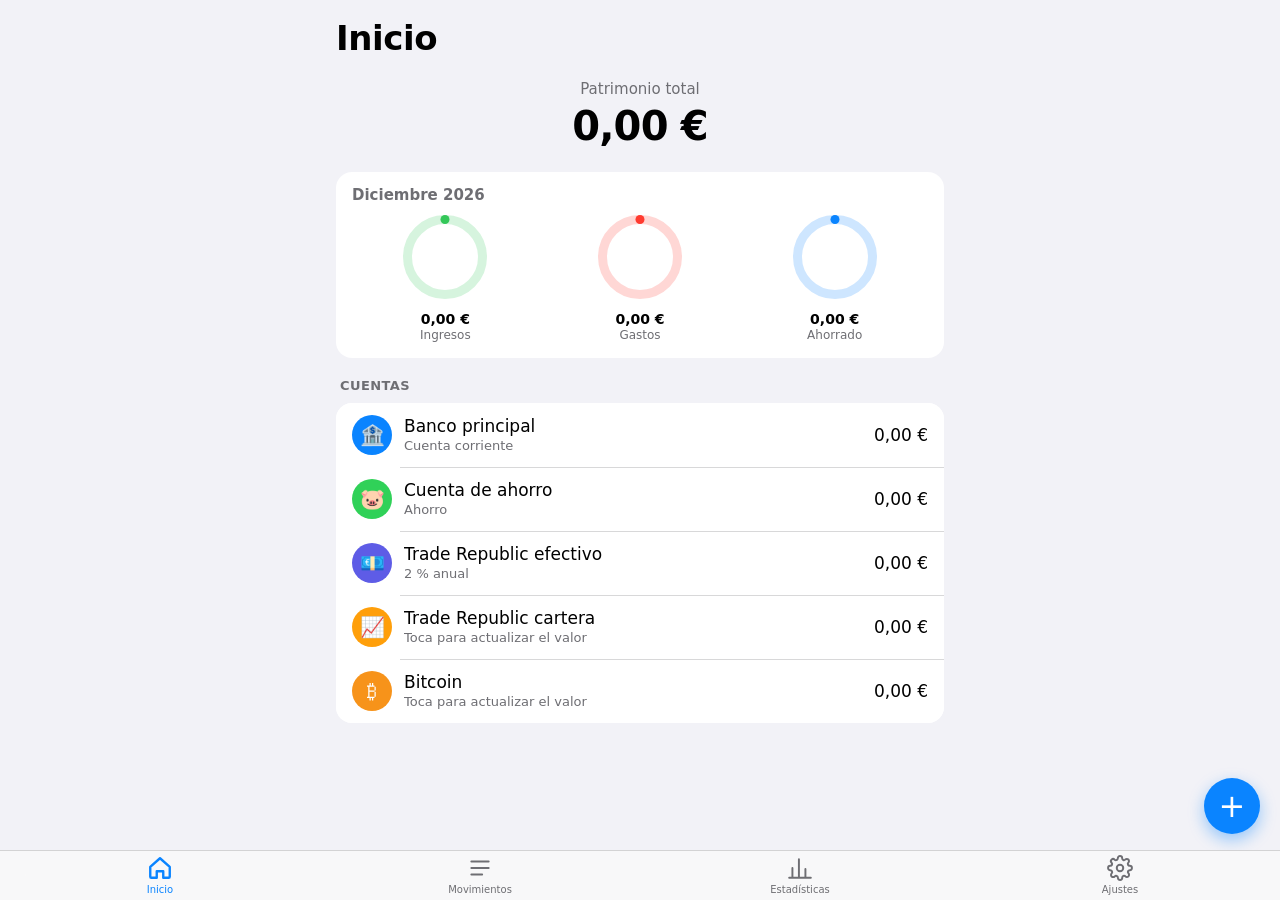
<file: index.html>
<!doctype html>
<html lang="es">
<head>
<meta charset="utf-8">
<meta name="viewport" content="width=device-width, initial-scale=1, viewport-fit=cover">
<title>Finanzas</title>
<meta name="theme-color" content="#f2f2f7" media="(prefers-color-scheme: light)">
<meta name="theme-color" content="#000000" media="(prefers-color-scheme: dark)">
<meta name="apple-mobile-web-app-capable" content="yes">
<meta name="apple-mobile-web-app-status-bar-style" content="default">
<meta name="apple-mobile-web-app-title" content="Finanzas">
<link rel="manifest" href="./manifest.webmanifest">
<link rel="apple-touch-icon" href="./icons/apple-touch-icon.png">
<link rel="stylesheet" href="./css/base.css">
<link rel="stylesheet" href="./css/components.css">
</head>
<body>
<main id="view"></main>
<nav class="tabbar" aria-label="Pestañas">
  <a href="#home" data-tab="home">
    <svg viewBox="0 0 24 24"><path d="M3 11l9-8 9 8v9a1 1 0 0 1-1 1h-5v-6H9v6H4a1 1 0 0 1-1-1z"/></svg>
    <span>Inicio</span>
  </a>
  <a href="#transactions" data-tab="transactions">
    <svg viewBox="0 0 24 24"><path d="M4 6h16M4 12h16M4 18h10"/></svg>
    <span>Movimientos</span>
  </a>
  <a href="#stats" data-tab="stats">
    <svg viewBox="0 0 24 24"><path d="M5 20V12M11 20V4M17 20v-7M2 21h20"/></svg>
    <span>Estadísticas</span>
  </a>
  <a href="#settings" data-tab="settings">
    <svg viewBox="0 0 24 24"><circle cx="12" cy="12" r="3"/><path d="M19.4 15a1.65 1.65 0 0 0 .33 1.82l.06.06a2 2 0 1 1-2.83 2.83l-.06-.06a1.65 1.65 0 0 0-1.82-.33 1.65 1.65 0 0 0-1 1.51V21a2 2 0 1 1-4 0v-.09A1.65 1.65 0 0 0 9 19.4a1.65 1.65 0 0 0-1.82.33l-.06.06a2 2 0 1 1-2.83-2.83l.06-.06A1.65 1.65 0 0 0 4.6 15a1.65 1.65 0 0 0-1.51-1H3a2 2 0 1 1 0-4h.09A1.65 1.65 0 0 0 4.6 9a1.65 1.65 0 0 0-.33-1.82l-.06-.06a2 2 0 1 1 2.83-2.83l.06.06A1.65 1.65 0 0 0 9 4.6a1.65 1.65 0 0 0 1-1.51V3a2 2 0 1 1 4 0v.09a1.65 1.65 0 0 0 1 1.51 1.65 1.65 0 0 0 1.82-.33l.06-.06a2 2 0 1 1 2.83 2.83l-.06.06A1.65 1.65 0 0 0 19.4 9a1.65 1.65 0 0 0 1.51 1H21a2 2 0 1 1 0 4h-.09a1.65 1.65 0 0 0-1.51 1z"/></svg>
    <span>Ajustes</span>
  </a>
</nav>
<script type="module" src="./js/app.js"></script>
</body>
</html>
</file>
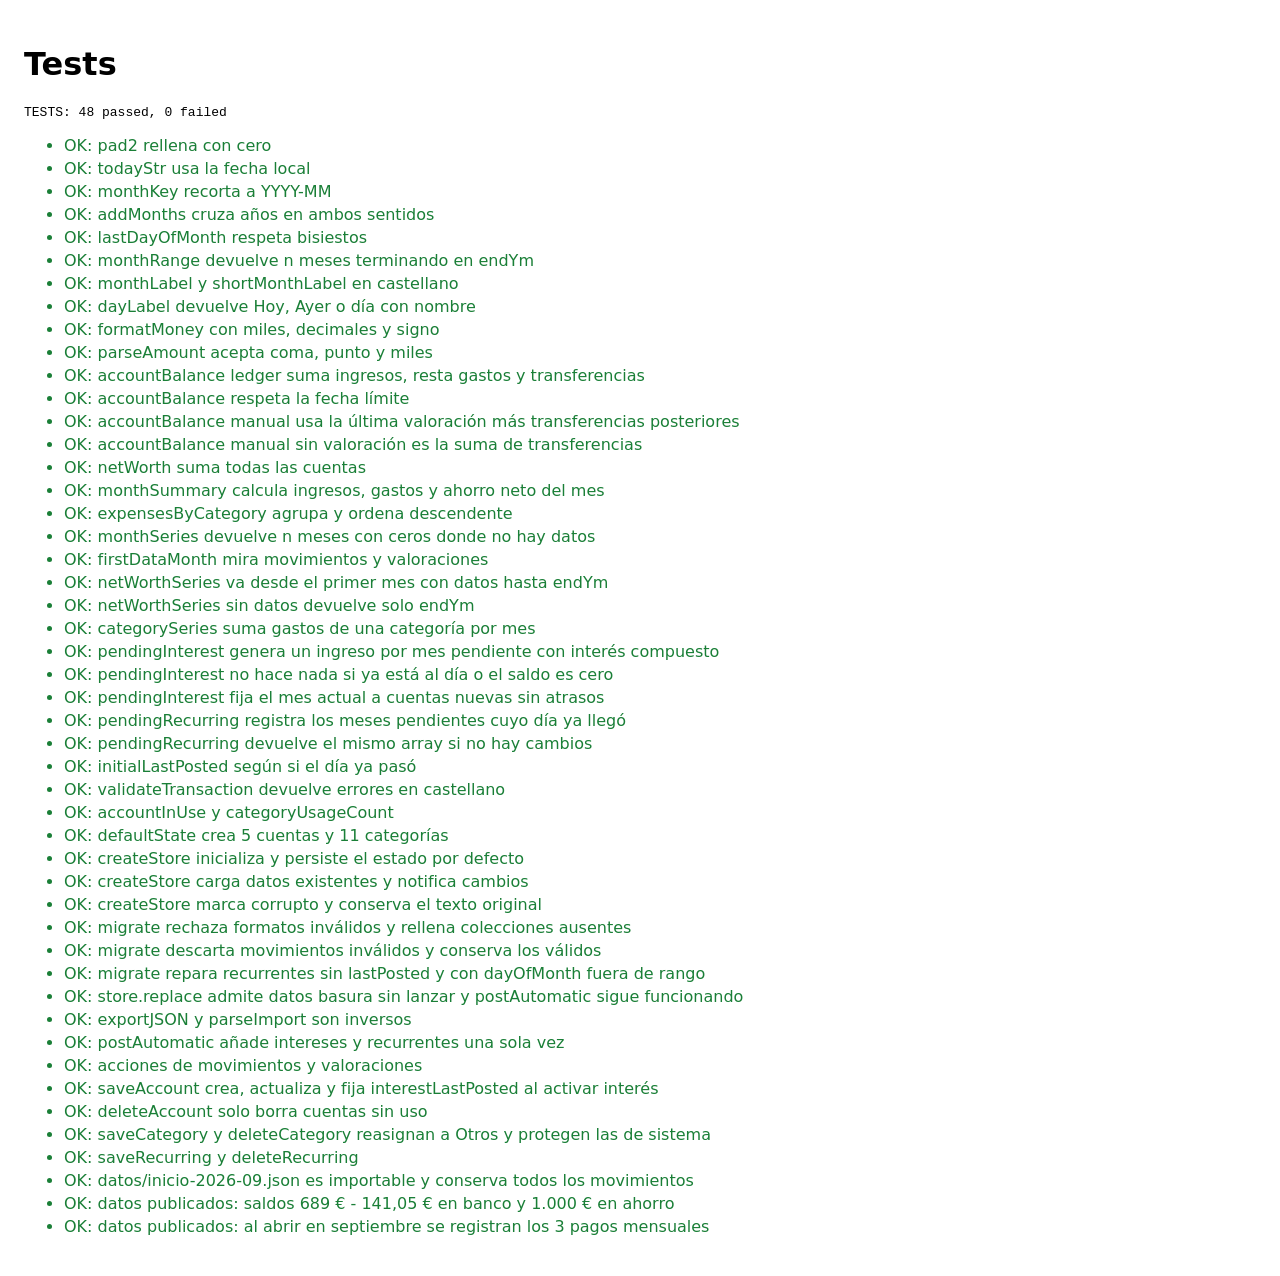
<file: tests/tests.html>
<!doctype html>
<html lang="es">
<head>
<meta charset="utf-8">
<title>Tests Finanzas</title>
<style>
  body { font-family: system-ui, sans-serif; padding: 16px; }
  .ok { color: #1a7f37; } .fail { color: #d1242f; }
  li { margin: 4px 0; }
</style>
</head>
<body>
<h1>Tests</h1>
<pre id="summary">pending</pre>
<ul id="list"></ul>
<script type="module">
import { runAll } from "./runner.js";
import "./format.test.js";
import "./model.test.js";
import "./store.test.js";
import "./datos.test.js";

const results = await runAll();
const list = document.getElementById("list");
for (const r of results) {
  const li = document.createElement("li");
  li.className = r.ok ? "ok" : "fail";
  li.textContent = (r.ok ? "OK: " : "FAIL: ") + r.name + (r.ok ? "" : " — " + r.error);
  list.appendChild(li);
}
const failed = results.filter(r => !r.ok).length;
document.getElementById("summary").textContent =
  `TESTS: ${results.length - failed} passed, ${failed} failed`;
</script>
</body>
</html>
</file>
<file: css/base.css>
:root {
  color-scheme: light dark;
  --bg: #f2f2f7;
  --card: #ffffff;
  --card-2: #f2f2f7;
  --text: #000000;
  --text-2: #6e6e73;
  --text-3: #aeaeb2;
  --sep: rgba(60, 60, 67, 0.2);
  --accent: #0a84ff;
  --red: #ff3b30;
  --green: #34c759;
  --orange: #ff9500;
  --tab-bg: rgba(249, 249, 249, 0.92);
  --overlay: rgba(0, 0, 0, 0.35);
  --radius: 16px;
  --radius-sm: 10px;
  --tab-h: 50px;
  --font: -apple-system, BlinkMacSystemFont, "SF Pro Text", "Segoe UI", system-ui, sans-serif;
}
@media (prefers-color-scheme: dark) {
  :root {
    --bg: #000000;
    --card: #1c1c1e;
    --card-2: #2c2c2e;
    --text: #ffffff;
    --text-2: #98989f;
    --text-3: #636366;
    --sep: rgba(84, 84, 88, 0.55);
    --tab-bg: rgba(22, 22, 23, 0.92);
    --overlay: rgba(0, 0, 0, 0.6);
  }
}

* { box-sizing: border-box; }
html, body { margin: 0; padding: 0; }
body {
  background: var(--bg);
  color: var(--text);
  font-family: var(--font);
  font-size: 17px;
  line-height: 1.3;
  -webkit-font-smoothing: antialiased;
  -webkit-tap-highlight-color: transparent;
  overscroll-behavior-y: none;
}
body.no-scroll { overflow: hidden; }
button, input, select { font: inherit; color: inherit; }
button { background: none; border: 0; padding: 0; cursor: pointer; }
a { color: inherit; text-decoration: none; }
h1, h2, h3 { margin: 0; }

#view {
  padding: calc(env(safe-area-inset-top) + 8px) 16px calc(var(--tab-h) + env(safe-area-inset-bottom) + 24px);
  max-width: 640px;
  margin: 0 auto;
  min-height: 100vh;
}

.page-header { padding: 8px 0 12px; }
.page-header h1 { font-size: 34px; font-weight: 700; letter-spacing: -0.4px; }
.section-title {
  font-size: 13px; font-weight: 600; text-transform: uppercase; letter-spacing: 0.4px;
  color: var(--text-2); margin: 20px 4px 8px;
}
.muted { color: var(--text-2); }
.small { font-size: 13px; }
.pos { color: var(--green); }
.neg { color: var(--red); }
.bold { font-weight: 600; }
.num { font-variant-numeric: tabular-nums; }
</file>
<file: css/components.css>
/* Cards and lists */
.card { background: var(--card); border-radius: var(--radius); padding: 14px 16px; margin-bottom: 12px; }
.card-title { font-size: 15px; font-weight: 600; color: var(--text-2); margin-bottom: 10px; }
.list { padding: 0; overflow: hidden; }
.row { display: flex; align-items: center; gap: 12px; padding: 12px 16px; min-height: 60px; background: var(--card); position: relative; }
.row + .row::before, .swipe + .swipe .row::before {
  content: ""; position: absolute; left: 64px; right: 0; top: 0; height: 1px; background: var(--sep);
}
.row-main { flex: 1; min-width: 0; }
.row-title { font-size: 17px; white-space: nowrap; overflow: hidden; text-overflow: ellipsis; }
.row-sub { font-size: 13px; color: var(--text-2); white-space: nowrap; overflow: hidden; text-overflow: ellipsis; }
.row-amount { font-variant-numeric: tabular-nums; font-weight: 500; white-space: nowrap; }
.row.tappable:active { background: var(--card-2); }
.chevron { color: var(--text-3); font-size: 20px; }
.badge { display: inline-block; font-size: 11px; font-weight: 600; padding: 1px 6px; border-radius: 6px; background: var(--card-2); color: var(--text-2); margin-left: 6px; vertical-align: middle; }
.bubble { display: inline-flex; align-items: center; justify-content: center; border-radius: 50%; color: #fff; flex: none; line-height: 1; }
.group-header { font-size: 13px; font-weight: 600; color: var(--text-2); margin: 16px 4px 6px; }
.empty { text-align: center; color: var(--text-2); padding: 40px 16px; }

/* Hero */
.hero { text-align: center; padding: 8px 0 20px; }
.hero-label { font-size: 15px; color: var(--text-2); }
.hero-value { font-size: 40px; font-weight: 700; letter-spacing: -0.8px; font-variant-numeric: tabular-nums; }

/* Rings */
.rings-row { display: flex; justify-content: space-around; gap: 8px; }
.ring-stat { text-align: center; flex: 1; }
.ring-value { font-size: 14px; font-weight: 600; margin-top: 6px; font-variant-numeric: tabular-nums; }
.ring-label { font-size: 12px; color: var(--text-2); }
.ring circle { transition: stroke-dasharray 0.6s ease; }

/* Month picker */
.month-picker { display: flex; align-items: center; justify-content: space-between; margin: 4px 0 12px; }
.month-label { font-size: 17px; font-weight: 600; }
.btn-icon { width: 40px; height: 40px; border-radius: 50%; background: var(--card); color: var(--accent); font-size: 24px; display: inline-flex; align-items: center; justify-content: center; }

/* Buttons */
.btn-text { color: var(--accent); font-size: 17px; padding: 8px 4px; }
.btn-primary { display: block; width: 100%; padding: 14px; border-radius: var(--radius-sm); background: var(--accent); color: #fff; font-weight: 600; text-align: center; }
.btn-secondary { display: block; width: 100%; padding: 14px; border-radius: var(--radius-sm); background: var(--card); color: var(--accent); font-weight: 600; text-align: center; }
.btn-danger { display: block; width: 100%; padding: 14px; border-radius: var(--radius-sm); background: var(--card); color: var(--red); font-weight: 600; text-align: center; margin-top: 20px; }
.btn-row { display: flex; gap: 10px; margin-top: 10px; }
.btn-row > * { flex: 1; }

/* FAB */
.fab {
  position: fixed; right: 20px; bottom: calc(var(--tab-h) + env(safe-area-inset-bottom) + 16px);
  width: 56px; height: 56px; border-radius: 50%; background: var(--accent); color: #fff;
  font-size: 32px; line-height: 1; display: flex; align-items: center; justify-content: center;
  box-shadow: 0 6px 16px rgba(10, 132, 255, 0.4); z-index: 20;
}
.fab:active { transform: scale(0.94); }

/* Tab bar */
.tabbar {
  position: fixed; left: 0; right: 0; bottom: 0; z-index: 30;
  display: flex; justify-content: space-around;
  height: calc(var(--tab-h) + env(safe-area-inset-bottom));
  padding-bottom: env(safe-area-inset-bottom);
  background: var(--tab-bg); backdrop-filter: blur(20px); -webkit-backdrop-filter: blur(20px);
  border-top: 1px solid var(--sep);
}
.tabbar a { flex: 1; display: flex; flex-direction: column; align-items: center; justify-content: center; gap: 2px; font-size: 10px; color: var(--text-2); }
.tabbar a.active { color: var(--accent); }
.tabbar svg { width: 26px; height: 26px; fill: none; stroke: currentColor; stroke-width: 1.8; stroke-linecap: round; stroke-linejoin: round; }
.tabbar a.active svg { stroke-width: 2.2; }

/* Segmented control */
.segmented { display: flex; background: var(--card-2); border-radius: 9px; padding: 2px; margin-bottom: 16px; }
.segmented button { flex: 1; padding: 7px 0; border-radius: 7px; font-size: 14px; font-weight: 500; color: var(--text); }
.segmented button.active { background: var(--card); box-shadow: 0 1px 3px rgba(0,0,0,0.15); font-weight: 600; }
@media (prefers-color-scheme: dark) { .segmented button.active { background: #636366; } }

/* Forms */
.field { display: flex; align-items: center; justify-content: space-between; gap: 12px; padding: 12px 0; border-bottom: 1px solid var(--sep); }
.field:last-of-type { border-bottom: 0; }
.field-label { font-size: 16px; flex: none; }
.field-label.block { display: block; margin: 12px 0 8px; color: var(--text-2); font-size: 13px; font-weight: 600; text-transform: uppercase; }
.input { flex: 1; min-width: 0; text-align: right; background: transparent; border: 0; padding: 4px 0; font-size: 16px; -webkit-appearance: none; appearance: none; outline: none; }
.input.left { text-align: left; }
select.input { direction: rtl; }
select.input option { direction: ltr; }
.amount-wrap { display: flex; align-items: baseline; justify-content: center; gap: 6px; padding: 8px 0 16px; }
.amount-input { font-size: 44px; font-weight: 700; width: 60%; text-align: right; background: transparent; border: 0; outline: none; font-variant-numeric: tabular-nums; }
.amount-cur { font-size: 28px; color: var(--text-2); }
.chip-grid { display: grid; grid-template-columns: repeat(4, 1fr); gap: 10px; margin-bottom: 8px; }
.chip { display: flex; flex-direction: column; align-items: center; gap: 4px; font-size: 11px; color: var(--text-2); padding: 4px 0; border-radius: 12px; }
.chip.active { color: var(--text); background: var(--card-2); }
.chip.active .bubble { box-shadow: 0 0 0 3px var(--card), 0 0 0 5px var(--accent); }
.color-row { display: flex; flex-wrap: wrap; gap: 8px; justify-content: flex-end; }
.color-dot { width: 26px; height: 26px; border-radius: 50%; }
.color-dot.active { box-shadow: 0 0 0 2px var(--card), 0 0 0 4px var(--accent); }
.switch { width: 51px; height: 31px; border-radius: 16px; background: var(--text-3); position: relative; flex: none; transition: background 0.2s; }
.switch::after { content: ""; position: absolute; top: 2px; left: 2px; width: 27px; height: 27px; border-radius: 50%; background: #fff; transition: transform 0.2s; box-shadow: 0 2px 4px rgba(0,0,0,0.2); }
.switch.on { background: var(--green); }
.switch.on::after { transform: translateX(20px); }

/* Sheet */
.sheet-overlay { position: fixed; inset: 0; background: var(--overlay); z-index: 40; opacity: 0; transition: opacity 0.25s; display: flex; align-items: flex-end; justify-content: center; }
.sheet-overlay.open { opacity: 1; }
.sheet { width: 100%; max-width: 640px; max-height: 92vh; background: var(--card); border-radius: 20px 20px 0 0; padding: 6px 16px calc(env(safe-area-inset-bottom) + 16px); transform: translateY(100%); transition: transform 0.3s cubic-bezier(0.2, 0.8, 0.2, 1); display: flex; flex-direction: column; }
.sheet-overlay.open .sheet { transform: translateY(0); }
.sheet-handle { width: 36px; height: 5px; border-radius: 3px; background: var(--text-3); margin: 4px auto 8px; }
.sheet-header { display: flex; align-items: center; justify-content: space-between; margin-bottom: 8px; }
.sheet-title { font-weight: 600; }
.sheet-body { overflow-y: auto; -webkit-overflow-scrolling: touch; flex: 1; }

/* Toast */
.toast { position: fixed; left: 50%; bottom: calc(var(--tab-h) + env(safe-area-inset-bottom) + 24px); transform: translate(-50%, 20px); background: var(--text); color: var(--bg); padding: 10px 18px; border-radius: 20px; font-size: 14px; opacity: 0; transition: all 0.25s; z-index: 50; max-width: 90%; text-align: center; }
.toast.show { opacity: 1; transform: translate(-50%, 0); }

/* Swipe rows */
.swipe { position: relative; overflow: hidden; background: var(--red); }
.swipe-delete { position: absolute; right: 0; top: 0; bottom: 0; width: 88px; color: #fff; font-weight: 600; }
.swipe-content { position: relative; transition: transform 0.2s; }

/* Charts */
.chart-wrap { width: 100%; }
.chart-wrap svg { width: 100%; height: auto; display: block; }
.donut { max-width: 240px; margin: 0 auto; }
.donut-center { font-size: 22px; font-weight: 700; fill: var(--text); }
.donut-sub { font-size: 12px; fill: var(--text-2); }
.donut-slice { cursor: pointer; transition: opacity 0.2s; }
.axis-label { font-size: 10px; fill: var(--text-2); }
.point-label { font-size: 11px; font-weight: 600; fill: var(--text); }
.legend { margin-top: 12px; }
.legend-row { display: flex; align-items: center; gap: 10px; padding: 8px 0; border-bottom: 1px solid var(--sep); cursor: pointer; }
.legend-row:last-child { border-bottom: 0; }
.legend-row.dim { opacity: 0.4; }
.legend-dot { width: 12px; height: 12px; border-radius: 50%; flex: none; }
.legend-name { flex: 1; }
.legend-pct { color: var(--text-2); font-size: 13px; width: 44px; text-align: right; }
.legend-inline { display: flex; gap: 14px; font-size: 12px; color: var(--text-2); margin-top: 8px; flex-wrap: wrap; }
.legend-inline span::before { content: ""; display: inline-block; width: 10px; height: 10px; border-radius: 3px; margin-right: 5px; background: var(--dot); vertical-align: middle; }
.stat-grid { display: grid; grid-template-columns: repeat(3, 1fr); gap: 8px; margin-top: 10px; text-align: center; }
.stat-grid .v { font-weight: 600; font-variant-numeric: tabular-nums; font-size: 14px; }
.stat-grid .l { font-size: 12px; color: var(--text-2); }

/* Settings */
.settings-back { display: inline-flex; align-items: center; gap: 4px; color: var(--accent); font-size: 17px; margin-bottom: 8px; }
.warning { background: rgba(255, 149, 0, 0.15); color: var(--orange); border-radius: var(--radius); padding: 12px 16px; margin-bottom: 12px; font-size: 14px; }
</file>
